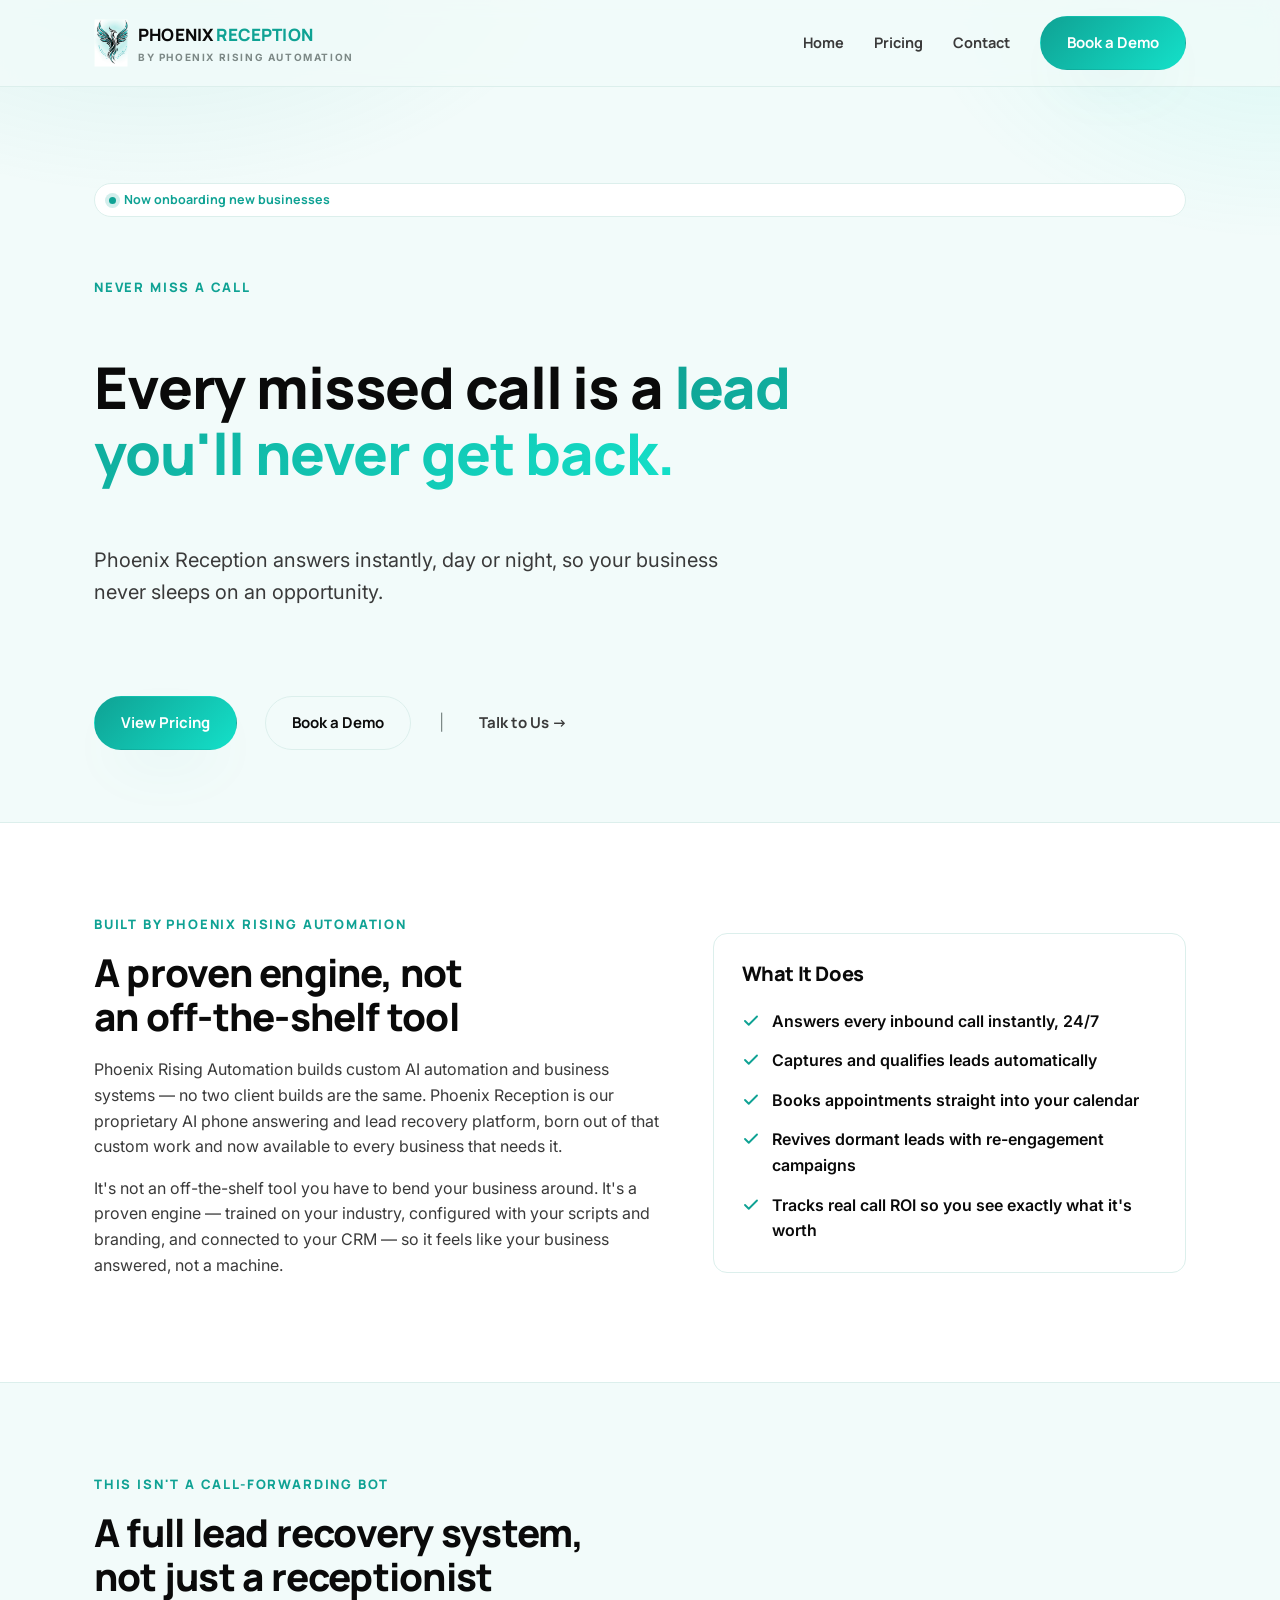
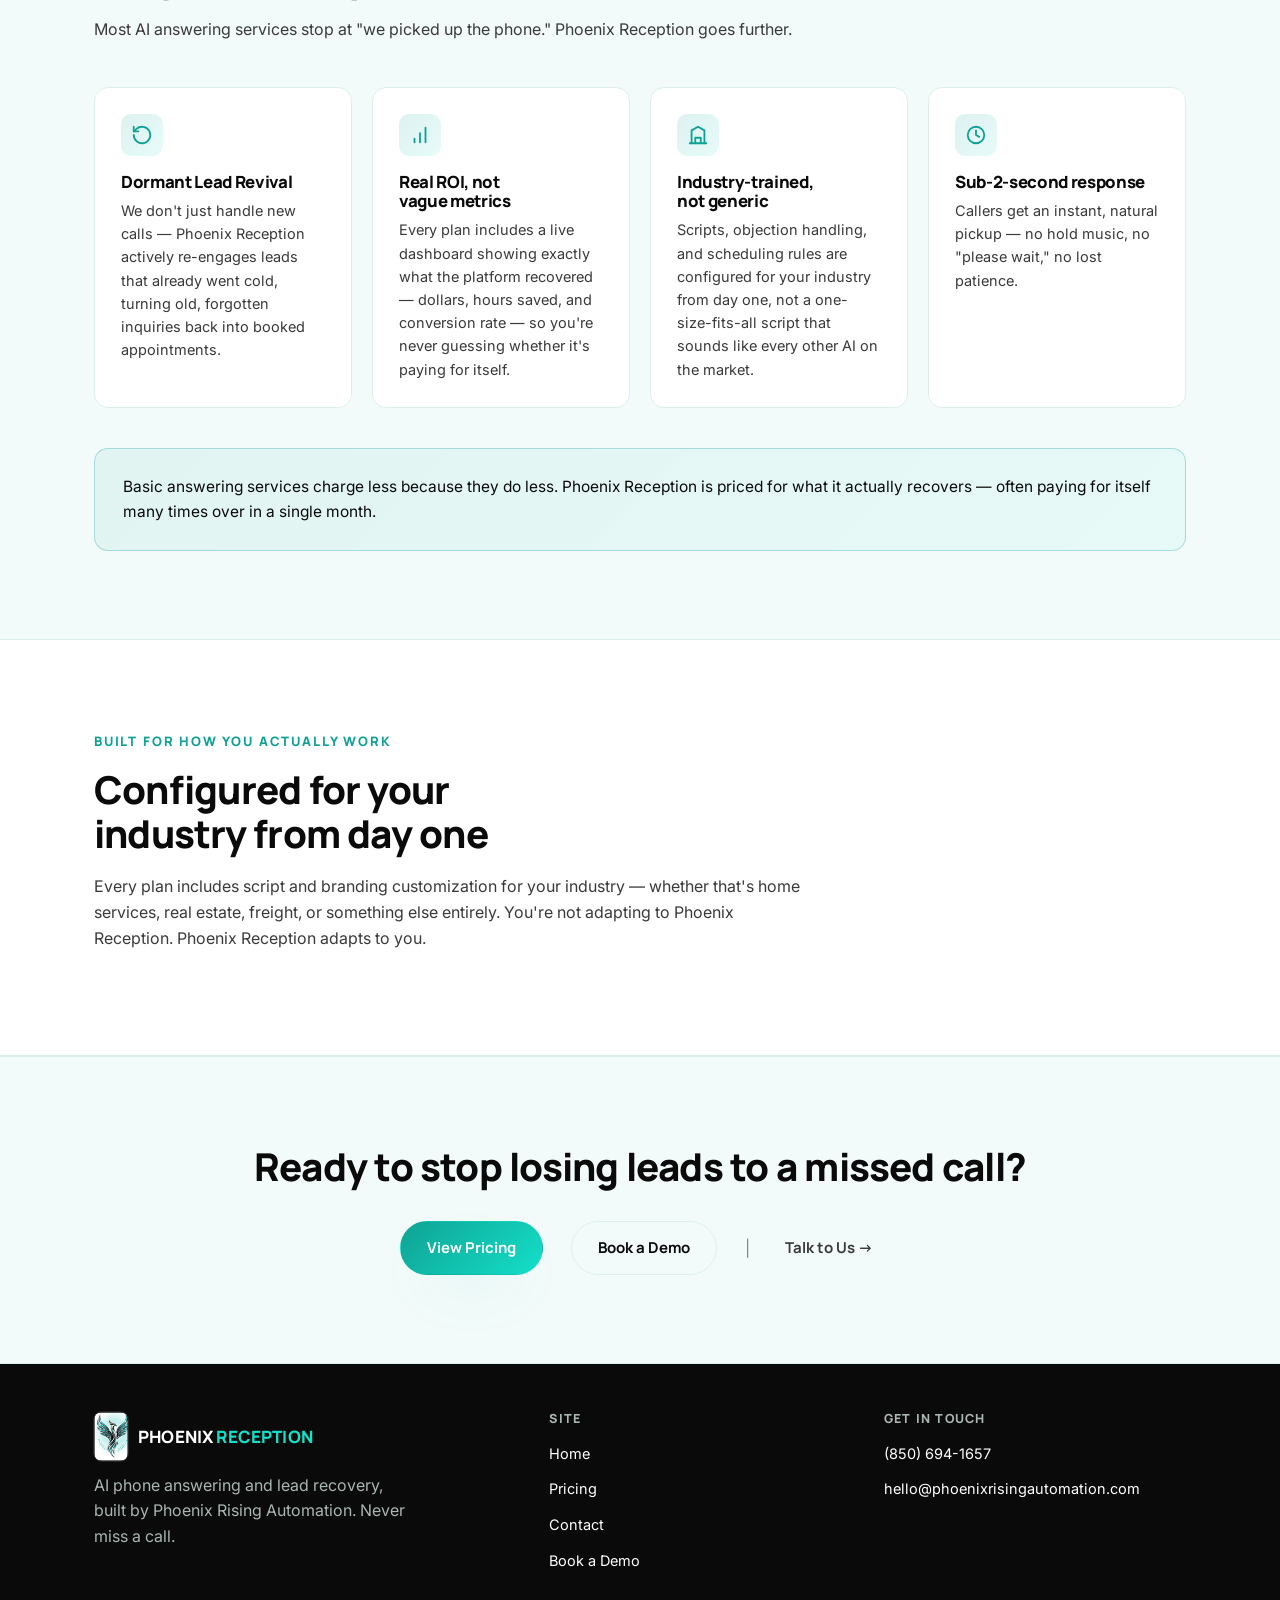
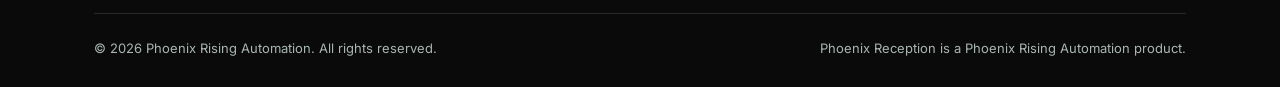
<file: index.html>
<!doctype html>
<html lang="en">
<head>
  <meta charset="UTF-8">
  <meta name="viewport" content="width=device-width, initial-scale=1.0">
  <title>Phoenix Reception — AI Phone Answering &amp; Lead Recovery</title>
  <meta name="description" content="Phoenix Reception answers every call instantly, 24/7, books appointments, and revives dormant leads — so your business never misses another opportunity.">
  <meta property="og:title" content="Phoenix Reception — Never Miss a Call">
  <meta property="og:description" content="AI phone answering and lead recovery, trained on your industry and connected to your CRM.">
  <meta property="og:type" content="website">
  <meta name="theme-color" content="#0fa294">
  <link rel="icon" href="assets/favicon.png" type="image/png">
  <link rel="preconnect" href="https://fonts.googleapis.com">
  <link rel="preconnect" href="https://fonts.gstatic.com" crossorigin>
  <link rel="stylesheet" href="https://fonts.googleapis.com/css2?family=Inter:wght@400;500;600;700&family=Manrope:wght@700;800&display=swap">
  <link rel="stylesheet" href="css/styles.css">
</head>
<body>
  <a class="skip-link" href="#main">Skip to content</a>

  <header class="site-header">
    <div class="inner container">
      <a class="brand" href="index.html">
        <img class="mark" src="assets/logo-mark.png" alt="Phoenix Rising Automation logo" width="34" height="48">
        <span><span class="brand-name"><span class="ink">PHOENIX</span> <span class="teal">RECEPTION</span></span><small>by Phoenix Rising Automation</small></span>
      </a>
      <button class="nav-toggle" aria-label="Toggle menu" aria-expanded="false">
        <svg width="20" height="20" viewBox="0 0 24 24" fill="none" stroke="currentColor" stroke-width="2" stroke-linecap="round"><line x1="3" y1="6" x2="21" y2="6"/><line x1="3" y1="12" x2="21" y2="12"/><line x1="3" y1="18" x2="21" y2="18"/></svg>
      </button>
      <nav class="nav-links main-nav">
        <a href="index.html">Home</a>
        <a href="pricing.html">Pricing</a>
        <a href="contact.html?type=talk">Contact</a>
        <a class="btn btn-primary" data-demo-link href="contact.html?type=demo">Book a Demo</a>
      </nav>
    </div>
  </header>

  <main id="main">
    <!-- Hero -->
    <section class="hero">
      <div class="inner container">
        <div class="hero-badge"><span class="dot"></span> Now onboarding new businesses</div>
        <span class="eyebrow">Never miss a call</span>
        <h1>Every missed call is a <span class="text-gradient">lead you'll never get back.</span></h1>
        <p class="lede">Phoenix Reception answers instantly, day or night, so your business never sleeps on an opportunity.</p>
        <div class="cta-row">
          <a class="btn btn-primary" href="pricing.html">View Pricing</a>
          <a class="btn btn-secondary" data-demo-link href="contact.html?type=demo">Book a Demo</a>
          <span class="divider">|</span>
          <a class="btn btn-ghost" href="contact.html?type=talk">Talk to Us →</a>
        </div>
      </div>
    </section>

    <!-- Built by Phoenix Rising Automation -->
    <section class="section-alt">
      <div class="container">
        <div class="grid-2">
          <div>
            <span class="eyebrow">Built by Phoenix Rising Automation</span>
            <h2>A proven engine, not an off-the-shelf tool</h2>
            <p>Phoenix Rising Automation builds custom AI automation and business systems — no two client builds are the same. Phoenix Reception is our proprietary AI phone answering and lead recovery platform, born out of that custom work and now available to every business that needs it.</p>
            <p>It's not an off-the-shelf tool you have to bend your business around. It's a proven engine — trained on your industry, configured with your scripts and branding, and connected to your CRM — so it feels like your business answered, not a machine.</p>
          </div>
          <div class="card">
            <h3>What It Does</h3>
            <ul class="check-list">
              <li><svg width="18" height="18" viewBox="0 0 24 24" fill="none" stroke="currentColor" stroke-width="2.5" stroke-linecap="round" stroke-linejoin="round"><polyline points="20 6 9 17 4 12"/></svg> Answers every inbound call instantly, 24/7</li>
              <li><svg width="18" height="18" viewBox="0 0 24 24" fill="none" stroke="currentColor" stroke-width="2.5" stroke-linecap="round" stroke-linejoin="round"><polyline points="20 6 9 17 4 12"/></svg> Captures and qualifies leads automatically</li>
              <li><svg width="18" height="18" viewBox="0 0 24 24" fill="none" stroke="currentColor" stroke-width="2.5" stroke-linecap="round" stroke-linejoin="round"><polyline points="20 6 9 17 4 12"/></svg> Books appointments straight into your calendar</li>
              <li><svg width="18" height="18" viewBox="0 0 24 24" fill="none" stroke="currentColor" stroke-width="2.5" stroke-linecap="round" stroke-linejoin="round"><polyline points="20 6 9 17 4 12"/></svg> Revives dormant leads with re-engagement campaigns</li>
              <li><svg width="18" height="18" viewBox="0 0 24 24" fill="none" stroke="currentColor" stroke-width="2.5" stroke-linecap="round" stroke-linejoin="round"><polyline points="20 6 9 17 4 12"/></svg> Tracks real call ROI so you see exactly what it's worth</li>
            </ul>
          </div>
        </div>
      </div>
    </section>

    <!-- Not a call-forwarding bot -->
    <section>
      <div class="container">
        <div class="intro-block">
          <span class="eyebrow">This isn't a call-forwarding bot</span>
          <h2>A full lead recovery system, not just a receptionist</h2>
          <p>Most AI answering services stop at "we picked up the phone." Phoenix Reception goes further.</p>
        </div>

        <div class="feature-grid">
          <div class="feature-card">
            <div class="icon"><svg width="22" height="22" viewBox="0 0 24 24" fill="none" stroke="currentColor" stroke-width="2" stroke-linecap="round" stroke-linejoin="round"><path d="M3 12a9 9 0 1 0 3-6.7L3 8"/><path d="M3 3v5h5"/></svg></div>
            <h3>Dormant Lead Revival</h3>
            <p>We don't just handle new calls — Phoenix Reception actively re-engages leads that already went cold, turning old, forgotten inquiries back into booked appointments.</p>
          </div>
          <div class="feature-card">
            <div class="icon"><svg width="22" height="22" viewBox="0 0 24 24" fill="none" stroke="currentColor" stroke-width="2" stroke-linecap="round" stroke-linejoin="round"><line x1="12" y1="20" x2="12" y2="10"/><line x1="18" y1="20" x2="18" y2="4"/><line x1="6" y1="20" x2="6" y2="16"/></svg></div>
            <h3>Real ROI, not vague metrics</h3>
            <p>Every plan includes a live dashboard showing exactly what the platform recovered — dollars, hours saved, and conversion rate — so you're never guessing whether it's paying for itself.</p>
          </div>
          <div class="feature-card">
            <div class="icon"><svg width="22" height="22" viewBox="0 0 24 24" fill="none" stroke="currentColor" stroke-width="2" stroke-linecap="round" stroke-linejoin="round"><path d="M3 21h18"/><path d="M5 21V7l7-4 7 4v14"/><path d="M9 21v-6h6v6"/></svg></div>
            <h3>Industry-trained, not generic</h3>
            <p>Scripts, objection handling, and scheduling rules are configured for your industry from day one, not a one-size-fits-all script that sounds like every other AI on the market.</p>
          </div>
          <div class="feature-card">
            <div class="icon"><svg width="22" height="22" viewBox="0 0 24 24" fill="none" stroke="currentColor" stroke-width="2" stroke-linecap="round" stroke-linejoin="round"><circle cx="12" cy="12" r="9"/><polyline points="12 7 12 12 15.5 14"/></svg></div>
            <h3>Sub-2-second response</h3>
            <p>Callers get an instant, natural pickup — no hold music, no "please wait," no lost patience.</p>
          </div>
        </div>

        <div class="callout">
          <p>Basic answering services charge less because they do less. Phoenix Reception is priced for what it actually recovers — often paying for itself many times over in a single month.</p>
        </div>
      </div>
    </section>

    <!-- Built for how you work -->
    <section class="section-alt">
      <div class="container">
        <div class="intro-block" style="max-width:720px;">
          <span class="eyebrow">Built for how you actually work</span>
          <h2>Configured for your industry from day one</h2>
          <p>Every plan includes script and branding customization for your industry — whether that's home services, real estate, freight, or something else entirely. You're not adapting to Phoenix Reception. Phoenix Reception adapts to you.</p>
        </div>
      </div>
    </section>

    <!-- Final CTA -->
    <section class="final-cta">
      <div class="container">
        <h2>Ready to stop losing leads to a missed call?</h2>
        <div class="cta-row">
          <a class="btn btn-primary" href="pricing.html">View Pricing</a>
          <a class="btn btn-secondary" data-demo-link href="contact.html?type=demo">Book a Demo</a>
          <span class="divider">|</span>
          <a class="btn btn-ghost" href="contact.html?type=talk">Talk to Us →</a>
        </div>
      </div>
    </section>
  </main>

  <footer class="site-footer">
    <div class="container">
      <div class="footer-grid">
        <div>
          <a class="brand" href="index.html" style="margin-bottom:12px;">
            <img class="mark" src="assets/logo-mark.png" alt="Phoenix Rising Automation logo" width="34" height="48">
            <span class="brand-name"><span class="ink">PHOENIX</span> <span class="teal">RECEPTION</span></span>
          </a>
          <p style="max-width:320px;">AI phone answering and lead recovery, built by Phoenix Rising Automation. Never miss a call.</p>
        </div>
        <div>
          <h4>Site</h4>
          <ul>
            <li><a href="index.html">Home</a></li>
            <li><a href="pricing.html">Pricing</a></li>
            <li><a href="contact.html?type=talk">Contact</a></li>
            <li><a data-demo-link href="contact.html?type=demo">Book a Demo</a></li>
          </ul>
        </div>
        <div>
          <h4>Get in touch</h4>
          <ul>
            <li><a href="tel:+18506941657">(850) 694-1657</a></li>
            <li><a href="mailto:hello@phoenixrisingautomation.com">hello@phoenixrisingautomation.com</a></li>
          </ul>
        </div>
      </div>
      <div class="footer-bottom">
        <span>© <span id="year"></span> Phoenix Rising Automation. All rights reserved.</span>
        <span>Phoenix Reception is a Phoenix Rising Automation product.</span>
      </div>
    </div>
  </footer>

  <script src="js/main.js"></script>
</body>
</html>
</file>
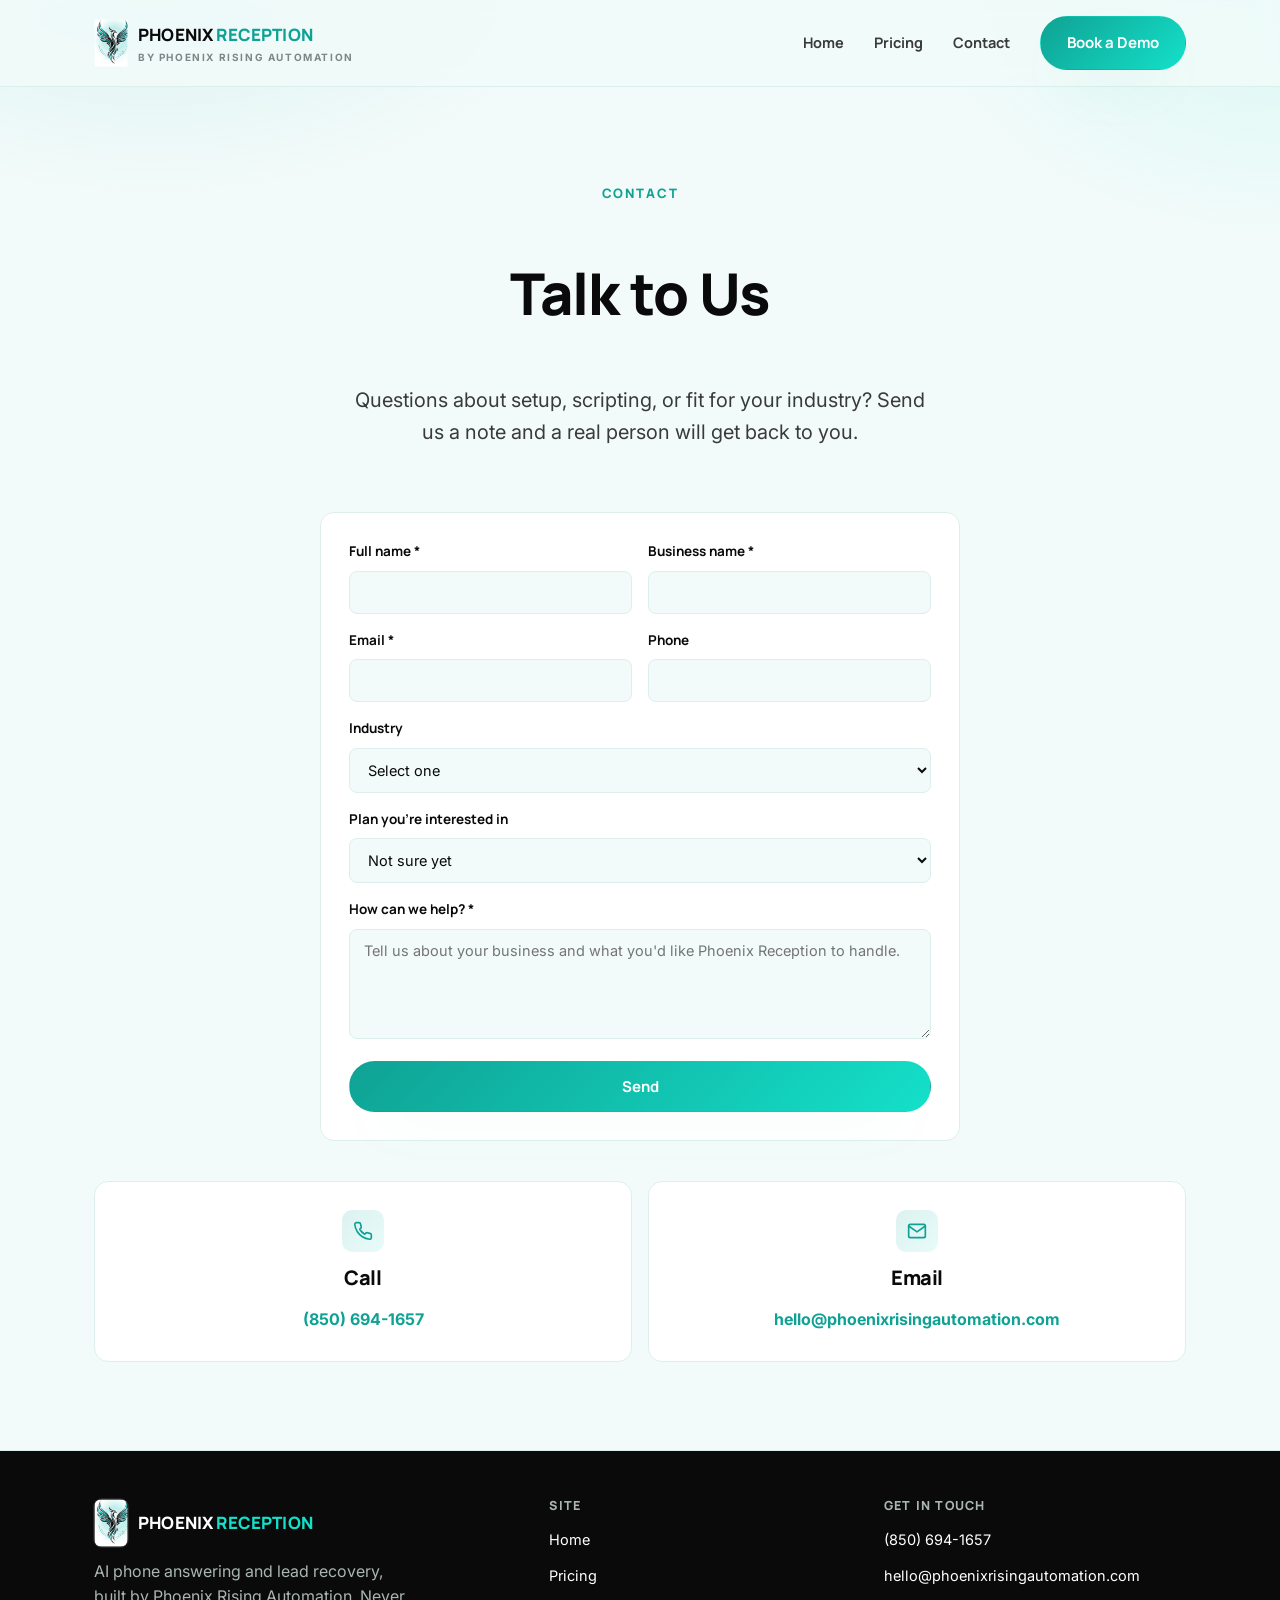
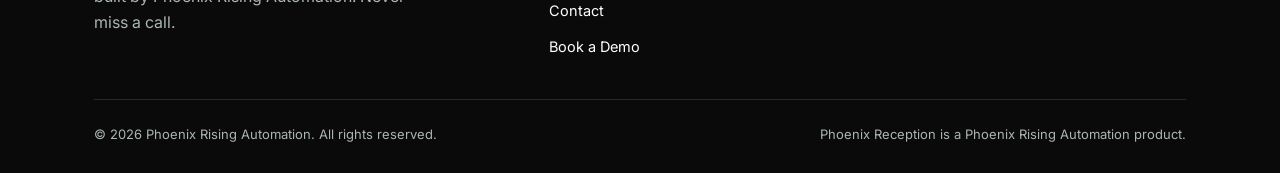
<file: contact.html>
<!doctype html>
<html lang="en">
<head>
  <meta charset="UTF-8">
  <meta name="viewport" content="width=device-width, initial-scale=1.0">
  <title>Contact — Phoenix Reception</title>
  <meta name="description" content="Book a demo or talk to Phoenix Reception about AI phone answering and lead recovery for your business.">
  <meta name="theme-color" content="#0fa294">
  <link rel="icon" href="assets/favicon.png" type="image/png">
  <link rel="preconnect" href="https://fonts.googleapis.com">
  <link rel="preconnect" href="https://fonts.gstatic.com" crossorigin>
  <link rel="stylesheet" href="https://fonts.googleapis.com/css2?family=Inter:wght@400;500;600;700&family=Manrope:wght@700;800&display=swap">
  <link rel="stylesheet" href="css/styles.css">
</head>
<body>
  <a class="skip-link" href="#main">Skip to content</a>

  <header class="site-header">
    <div class="inner container">
      <a class="brand" href="index.html">
        <img class="mark" src="assets/logo-mark.png" alt="Phoenix Rising Automation logo" width="34" height="48">
        <span><span class="brand-name"><span class="ink">PHOENIX</span> <span class="teal">RECEPTION</span></span><small>by Phoenix Rising Automation</small></span>
      </a>
      <button class="nav-toggle" aria-label="Toggle menu" aria-expanded="false">
        <svg width="20" height="20" viewBox="0 0 24 24" fill="none" stroke="currentColor" stroke-width="2" stroke-linecap="round"><line x1="3" y1="6" x2="21" y2="6"/><line x1="3" y1="12" x2="21" y2="12"/><line x1="3" y1="18" x2="21" y2="18"/></svg>
      </button>
      <nav class="nav-links main-nav">
        <a href="index.html">Home</a>
        <a href="pricing.html">Pricing</a>
        <a href="contact.html?type=talk">Contact</a>
        <a class="btn btn-primary" data-demo-link href="contact.html?type=demo">Book a Demo</a>
      </nav>
    </div>
  </header>

  <main id="main">
    <section class="hero" style="padding-bottom: 20px;">
      <div class="inner container" style="text-align:center; max-width: 640px; margin: 0 auto;">
        <span class="eyebrow">Contact</span>
        <h1 id="contact-heading">Talk to Us</h1>
        <p class="lede" id="contact-subheading" style="margin: 0 auto;">Questions about setup, scripting, or fit for your industry? Send us a note and a real person will get back to you.</p>
      </div>
    </section>

    <section style="padding-top: 0;">
      <div class="container">
        <form id="contact-form" class="card form-card" novalidate>
          <input class="hp-field" tabindex="-1" autocomplete="off" type="text" name="website" id="website">
          <input type="hidden" name="interest" value="Talk to Us">

          <div class="form-grid two-col">
            <div class="field">
              <label for="name">Full name *</label>
              <input type="text" id="name" name="name" required autocomplete="name">
            </div>
            <div class="field">
              <label for="business">Business name *</label>
              <input type="text" id="business" name="business" required autocomplete="organization">
            </div>
            <div class="field">
              <label for="email">Email *</label>
              <input type="email" id="email" name="email" required autocomplete="email">
            </div>
            <div class="field">
              <label for="phone">Phone</label>
              <input type="tel" id="phone" name="phone" autocomplete="tel">
            </div>
            <div class="field full">
              <label for="industry">Industry</label>
              <select id="industry" name="industry">
                <option value="">Select one</option>
                <option>Home Services</option>
                <option>Real Estate</option>
                <option>Freight / Logistics</option>
                <option>Healthcare</option>
                <option>Legal</option>
                <option>Other</option>
              </select>
            </div>
            <div class="field full">
              <label for="plan">Plan you're interested in</label>
              <select id="plan" name="plan">
                <option value="">Not sure yet</option>
                <option value="Starter">Starter — $229/mo</option>
                <option value="Growth">Growth — $449/mo</option>
                <option value="Pro">Pro / Multi-Location — $999/mo</option>
              </select>
            </div>
            <div class="field full">
              <label for="message">How can we help? *</label>
              <textarea id="message" name="message" required placeholder="Tell us about your business and what you'd like Phoenix Reception to handle."></textarea>
            </div>
          </div>

          <button class="btn btn-primary btn-block" type="submit" style="margin-top: 22px;">Send</button>
          <p id="form-status" class="form-status" role="status"></p>
        </form>

        <div class="contact-methods">
          <div class="card">
            <div class="icon"><svg width="20" height="20" viewBox="0 0 24 24" fill="none" stroke="currentColor" stroke-width="2" stroke-linecap="round" stroke-linejoin="round"><path d="M22 16.92v3a2 2 0 0 1-2.18 2 19.79 19.79 0 0 1-8.63-3.07 19.5 19.5 0 0 1-6-6 19.79 19.79 0 0 1-3.07-8.67A2 2 0 0 1 4.11 2h3a2 2 0 0 1 2 1.72c.127.96.362 1.903.7 2.81a2 2 0 0 1-.45 2.11L8.09 9.91a16 16 0 0 0 6 6l1.27-1.27a2 2 0 0 1 2.11-.45c.907.338 1.85.573 2.81.7A2 2 0 0 1 22 16.92z"/></svg></div>
            <h3>Call</h3>
            <a href="tel:+18506941657">(850) 694-1657</a>
          </div>
          <div class="card">
            <div class="icon"><svg width="20" height="20" viewBox="0 0 24 24" fill="none" stroke="currentColor" stroke-width="2" stroke-linecap="round" stroke-linejoin="round"><path d="M4 4h16v16H4z" opacity="0"/><path d="M22 6l-10 7L2 6"/><rect x="2" y="4" width="20" height="16" rx="2"/></svg></div>
            <h3>Email</h3>
            <a href="mailto:hello@phoenixrisingautomation.com">hello@phoenixrisingautomation.com</a>
          </div>
        </div>
      </div>
    </section>
  </main>

  <footer class="site-footer">
    <div class="container">
      <div class="footer-grid">
        <div>
          <a class="brand" href="index.html" style="margin-bottom:12px;">
            <img class="mark" src="assets/logo-mark.png" alt="Phoenix Rising Automation logo" width="34" height="48">
            <span class="brand-name"><span class="ink">PHOENIX</span> <span class="teal">RECEPTION</span></span>
          </a>
          <p style="max-width:320px;">AI phone answering and lead recovery, built by Phoenix Rising Automation. Never miss a call.</p>
        </div>
        <div>
          <h4>Site</h4>
          <ul>
            <li><a href="index.html">Home</a></li>
            <li><a href="pricing.html">Pricing</a></li>
            <li><a href="contact.html?type=talk">Contact</a></li>
            <li><a data-demo-link href="contact.html?type=demo">Book a Demo</a></li>
          </ul>
        </div>
        <div>
          <h4>Get in touch</h4>
          <ul>
            <li><a href="tel:+18506941657">(850) 694-1657</a></li>
            <li><a href="mailto:hello@phoenixrisingautomation.com">hello@phoenixrisingautomation.com</a></li>
          </ul>
        </div>
      </div>
      <div class="footer-bottom">
        <span>© <span id="year"></span> Phoenix Rising Automation. All rights reserved.</span>
        <span>Phoenix Reception is a Phoenix Rising Automation product.</span>
      </div>
    </div>
  </footer>

  <script src="js/main.js"></script>
</body>
</html>
</file>
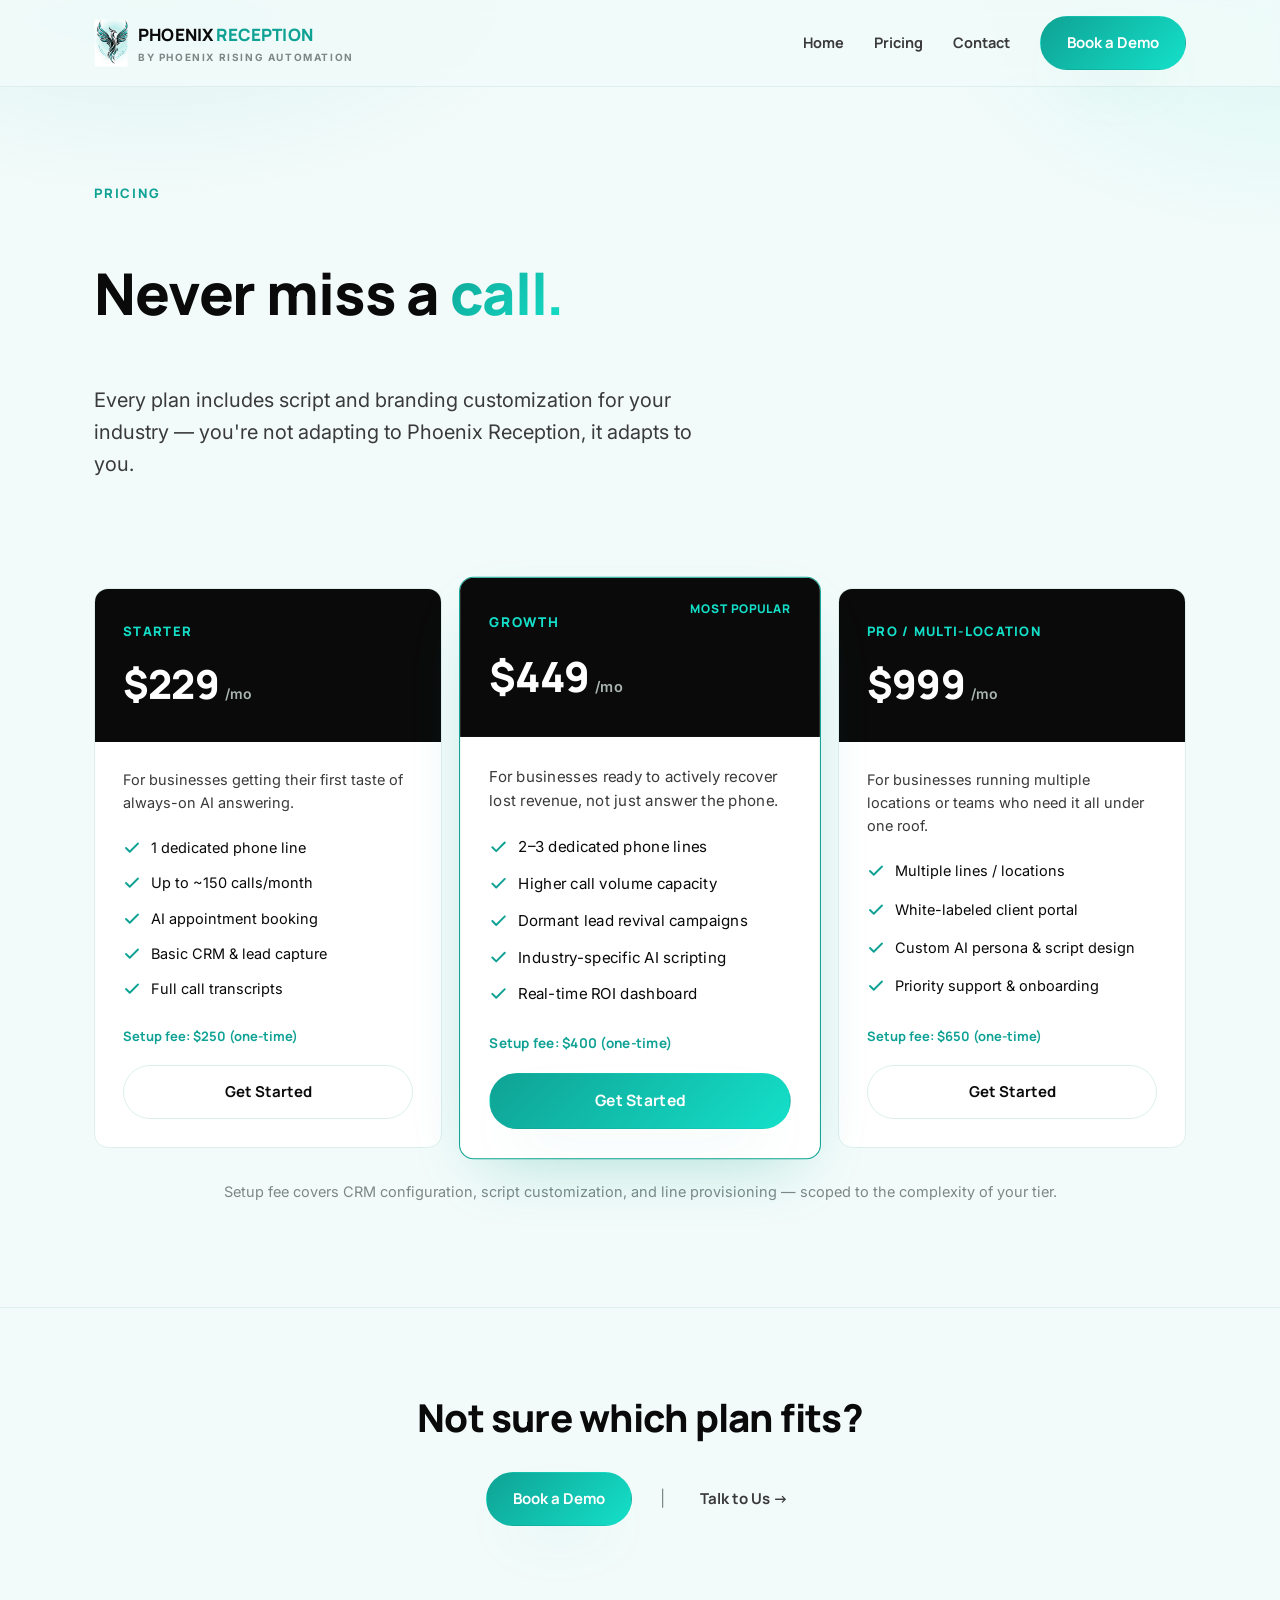
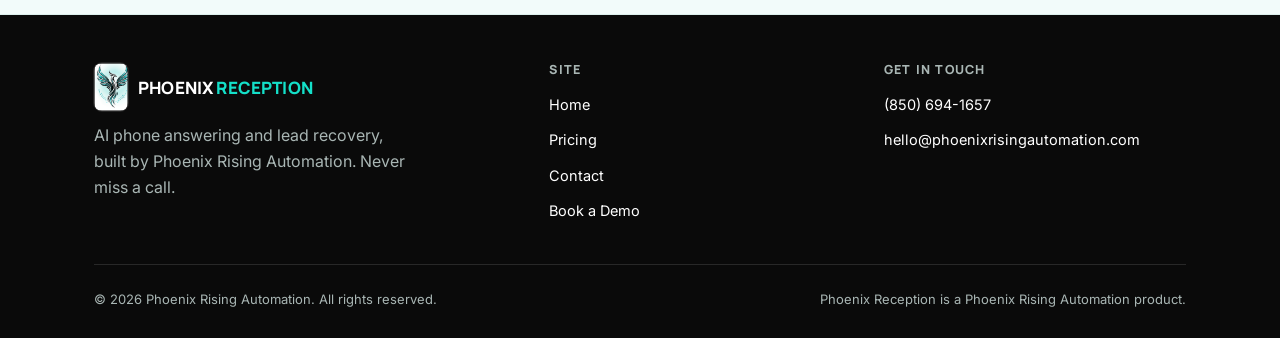
<file: pricing.html>
<!doctype html>
<html lang="en">
<head>
  <meta charset="UTF-8">
  <meta name="viewport" content="width=device-width, initial-scale=1.0">
  <title>Pricing — Phoenix Reception</title>
  <meta name="description" content="Phoenix Reception pricing: Starter $229/mo, Growth $449/mo, Pro / Multi-Location $999/mo. Never miss a call.">
  <meta property="og:title" content="Phoenix Reception — Pricing">
  <meta property="og:description" content="Never miss a call. Plans for every stage of growth, from a single line to multi-location teams.">
  <meta property="og:type" content="website">
  <meta name="theme-color" content="#0fa294">
  <link rel="icon" href="assets/favicon.png" type="image/png">
  <link rel="preconnect" href="https://fonts.googleapis.com">
  <link rel="preconnect" href="https://fonts.gstatic.com" crossorigin>
  <link rel="stylesheet" href="https://fonts.googleapis.com/css2?family=Inter:wght@400;500;600;700&family=Manrope:wght@700;800&display=swap">
  <link rel="stylesheet" href="css/styles.css">
</head>
<body>
  <a class="skip-link" href="#main">Skip to content</a>

  <header class="site-header">
    <div class="inner container">
      <a class="brand" href="index.html">
        <img class="mark" src="assets/logo-mark.png" alt="Phoenix Rising Automation logo" width="34" height="48">
        <span><span class="brand-name"><span class="ink">PHOENIX</span> <span class="teal">RECEPTION</span></span><small>by Phoenix Rising Automation</small></span>
      </a>
      <button class="nav-toggle" aria-label="Toggle menu" aria-expanded="false">
        <svg width="20" height="20" viewBox="0 0 24 24" fill="none" stroke="currentColor" stroke-width="2" stroke-linecap="round"><line x1="3" y1="6" x2="21" y2="6"/><line x1="3" y1="12" x2="21" y2="12"/><line x1="3" y1="18" x2="21" y2="18"/></svg>
      </button>
      <nav class="nav-links main-nav">
        <a href="index.html">Home</a>
        <a href="pricing.html">Pricing</a>
        <a href="contact.html?type=talk">Contact</a>
        <a class="btn btn-primary" data-demo-link href="contact.html?type=demo">Book a Demo</a>
      </nav>
    </div>
  </header>

  <main id="main">
    <section class="hero" style="padding-bottom: 20px;">
      <div class="inner container">
        <span class="eyebrow">Pricing</span>
        <h1>Never miss a <span class="text-gradient">call.</span></h1>
        <p class="lede">Every plan includes script and branding customization for your industry — you're not adapting to Phoenix Reception, it adapts to you.</p>
      </div>
    </section>

    <section style="padding-top: 20px;">
      <div class="container">
        <div class="pricing-grid">

          <!-- Starter -->
          <div class="price-card">
            <div class="card-header">
              <div class="tier-name">Starter</div>
              <div class="price"><span class="amount">$229</span><span class="period">/mo</span></div>
            </div>
            <div class="card-body">
              <p class="tagline">For businesses getting their first taste of always-on AI answering.</p>
              <ul class="features">
                <li><svg width="18" height="18" viewBox="0 0 24 24" fill="none" stroke="currentColor" stroke-width="2.5" stroke-linecap="round" stroke-linejoin="round"><polyline points="20 6 9 17 4 12"/></svg> 1 dedicated phone line</li>
                <li><svg width="18" height="18" viewBox="0 0 24 24" fill="none" stroke="currentColor" stroke-width="2.5" stroke-linecap="round" stroke-linejoin="round"><polyline points="20 6 9 17 4 12"/></svg> Up to ~150 calls/month</li>
                <li><svg width="18" height="18" viewBox="0 0 24 24" fill="none" stroke="currentColor" stroke-width="2.5" stroke-linecap="round" stroke-linejoin="round"><polyline points="20 6 9 17 4 12"/></svg> AI appointment booking</li>
                <li><svg width="18" height="18" viewBox="0 0 24 24" fill="none" stroke="currentColor" stroke-width="2.5" stroke-linecap="round" stroke-linejoin="round"><polyline points="20 6 9 17 4 12"/></svg> Basic CRM &amp; lead capture</li>
                <li><svg width="18" height="18" viewBox="0 0 24 24" fill="none" stroke="currentColor" stroke-width="2.5" stroke-linecap="round" stroke-linejoin="round"><polyline points="20 6 9 17 4 12"/></svg> Full call transcripts</li>
              </ul>
              <div class="setup-fee">Setup fee: $250 (one-time)</div>
              <a class="btn btn-secondary btn-block" href="contact.html?plan=Starter">Get Started</a>
            </div>
          </div>

          <!-- Growth -->
          <div class="price-card featured">
            <div class="badge">Most Popular</div>
            <div class="card-header">
              <div class="tier-name">Growth</div>
              <div class="price"><span class="amount">$449</span><span class="period">/mo</span></div>
            </div>
            <div class="card-body">
              <p class="tagline">For businesses ready to actively recover lost revenue, not just answer the phone.</p>
              <ul class="features">
                <li><svg width="18" height="18" viewBox="0 0 24 24" fill="none" stroke="currentColor" stroke-width="2.5" stroke-linecap="round" stroke-linejoin="round"><polyline points="20 6 9 17 4 12"/></svg> 2–3 dedicated phone lines</li>
                <li><svg width="18" height="18" viewBox="0 0 24 24" fill="none" stroke="currentColor" stroke-width="2.5" stroke-linecap="round" stroke-linejoin="round"><polyline points="20 6 9 17 4 12"/></svg> Higher call volume capacity</li>
                <li><svg width="18" height="18" viewBox="0 0 24 24" fill="none" stroke="currentColor" stroke-width="2.5" stroke-linecap="round" stroke-linejoin="round"><polyline points="20 6 9 17 4 12"/></svg> Dormant lead revival campaigns</li>
                <li><svg width="18" height="18" viewBox="0 0 24 24" fill="none" stroke="currentColor" stroke-width="2.5" stroke-linecap="round" stroke-linejoin="round"><polyline points="20 6 9 17 4 12"/></svg> Industry-specific AI scripting</li>
                <li><svg width="18" height="18" viewBox="0 0 24 24" fill="none" stroke="currentColor" stroke-width="2.5" stroke-linecap="round" stroke-linejoin="round"><polyline points="20 6 9 17 4 12"/></svg> Real-time ROI dashboard</li>
              </ul>
              <div class="setup-fee">Setup fee: $400 (one-time)</div>
              <a class="btn btn-primary btn-block" href="contact.html?plan=Growth">Get Started</a>
            </div>
          </div>

          <!-- Pro / Multi-Location -->
          <div class="price-card">
            <div class="card-header">
              <div class="tier-name">Pro / Multi-Location</div>
              <div class="price"><span class="amount">$999</span><span class="period">/mo</span></div>
            </div>
            <div class="card-body">
              <p class="tagline">For businesses running multiple locations or teams who need it all under one roof.</p>
              <ul class="features">
                <li><svg width="18" height="18" viewBox="0 0 24 24" fill="none" stroke="currentColor" stroke-width="2.5" stroke-linecap="round" stroke-linejoin="round"><polyline points="20 6 9 17 4 12"/></svg> Multiple lines / locations</li>
                <li><svg width="18" height="18" viewBox="0 0 24 24" fill="none" stroke="currentColor" stroke-width="2.5" stroke-linecap="round" stroke-linejoin="round"><polyline points="20 6 9 17 4 12"/></svg> White-labeled client portal</li>
                <li><svg width="18" height="18" viewBox="0 0 24 24" fill="none" stroke="currentColor" stroke-width="2.5" stroke-linecap="round" stroke-linejoin="round"><polyline points="20 6 9 17 4 12"/></svg> Custom AI persona &amp; script design</li>
                <li><svg width="18" height="18" viewBox="0 0 24 24" fill="none" stroke="currentColor" stroke-width="2.5" stroke-linecap="round" stroke-linejoin="round"><polyline points="20 6 9 17 4 12"/></svg> Priority support &amp; onboarding</li>
              </ul>
              <div class="setup-fee">Setup fee: $650 (one-time)</div>
              <a class="btn btn-secondary btn-block" href="contact.html?plan=Pro">Get Started</a>
            </div>
          </div>

        </div>

        <p class="pricing-note">Setup fee covers CRM configuration, script customization, and line provisioning — scoped to the complexity of your tier.</p>
      </div>
    </section>

    <section class="final-cta">
      <div class="container">
        <h2>Not sure which plan fits?</h2>
        <div class="cta-row">
          <a class="btn btn-primary" data-demo-link href="contact.html?type=demo">Book a Demo</a>
          <span class="divider">|</span>
          <a class="btn btn-ghost" href="contact.html?type=talk">Talk to Us →</a>
        </div>
      </div>
    </section>
  </main>

  <footer class="site-footer">
    <div class="container">
      <div class="footer-grid">
        <div>
          <a class="brand" href="index.html" style="margin-bottom:12px;">
            <img class="mark" src="assets/logo-mark.png" alt="Phoenix Rising Automation logo" width="34" height="48">
            <span class="brand-name"><span class="ink">PHOENIX</span> <span class="teal">RECEPTION</span></span>
          </a>
          <p style="max-width:320px;">AI phone answering and lead recovery, built by Phoenix Rising Automation. Never miss a call.</p>
        </div>
        <div>
          <h4>Site</h4>
          <ul>
            <li><a href="index.html">Home</a></li>
            <li><a href="pricing.html">Pricing</a></li>
            <li><a href="contact.html?type=talk">Contact</a></li>
            <li><a data-demo-link href="contact.html?type=demo">Book a Demo</a></li>
          </ul>
        </div>
        <div>
          <h4>Get in touch</h4>
          <ul>
            <li><a href="tel:+18506941657">(850) 694-1657</a></li>
            <li><a href="mailto:hello@phoenixrisingautomation.com">hello@phoenixrisingautomation.com</a></li>
          </ul>
        </div>
      </div>
      <div class="footer-bottom">
        <span>© <span id="year"></span> Phoenix Rising Automation. All rights reserved.</span>
        <span>Phoenix Reception is a Phoenix Rising Automation product.</span>
      </div>
    </div>
  </footer>

  <script src="js/main.js"></script>
</body>
</html>
</file>
<file: css/styles.css>
/* ==========================================================================
   Phoenix Reception — shared stylesheet
   Brand palette sourced from Phoenix_Reception_Copy_and_Pricing.docx:
   ink #0A0A0A, body #3A3A3A, teal #0FA294, teal-bright #14E0C9, mint #F2FBFA
   ========================================================================== */

:root {
  --bg: #f2fbfa;
  --bg-alt: #ffffff;
  --bg-card: #ffffff;
  --bg-dark: #0a0a0a;
  --border: #dcefec;
  --border-dark: rgba(255, 255, 255, 0.12);
  --ink: #0a0a0a;
  --body-text: #3a3a3a;
  --muted-2: #7c8886;
  --on-dark: #ffffff;
  --on-dark-muted: #a9b6b4;
  --teal: #0fa294;
  --teal-bright: #14e0c9;
  --gradient: linear-gradient(135deg, #0fa294 0%, #14e0c9 100%);
  --shadow: 0 24px 60px -24px rgba(15, 162, 148, 0.32);
  --radius: 14px;
  --radius-sm: 8px;
  --max-width: 1140px;
  --font-display: "Manrope", -apple-system, BlinkMacSystemFont, "Segoe UI", Roboto, Helvetica, Arial, sans-serif;
  --font: "Inter", -apple-system, BlinkMacSystemFont, "Segoe UI", Roboto, Helvetica, Arial, sans-serif;
}

* {
  box-sizing: border-box;
}

html {
  scroll-behavior: smooth;
}

body {
  margin: 0;
  background: var(--bg);
  color: var(--body-text);
  font-family: var(--font);
  line-height: 1.6;
  -webkit-font-smoothing: antialiased;
}

body::before {
  content: "";
  position: fixed;
  inset: 0;
  z-index: -1;
  background:
    radial-gradient(700px 400px at 12% -5%, rgba(15, 162, 148, 0.10), transparent 60%),
    radial-gradient(600px 400px at 100% 0%, rgba(20, 224, 201, 0.10), transparent 60%);
}

img { max-width: 100%; display: block; }

a { color: inherit; text-decoration: none; }

.container {
  width: 100%;
  max-width: var(--max-width);
  margin: 0 auto;
  padding: 0 24px;
}

section { padding: 88px 0; }

@media (max-width: 640px) {
  section { padding: 56px 0; }
}

.eyebrow {
  display: inline-block;
  font-family: var(--font-display);
  font-size: 13px;
  font-weight: 800;
  letter-spacing: 0.14em;
  text-transform: uppercase;
  color: var(--teal);
  margin-bottom: 16px;
}

h1, h2, h3, h4 {
  font-family: var(--font-display);
  font-weight: 800;
  line-height: 1.15;
  margin: 0 0 18px;
  letter-spacing: -0.02em;
  color: var(--ink);
  text-wrap: balance;
}

h1 { font-size: clamp(2.2rem, 5vw, 3.6rem); }
h2 { font-size: clamp(1.7rem, 3.4vw, 2.4rem); }
h3 { font-size: 1.25rem; }

p { color: var(--body-text); margin: 0 0 16px; }

.lede {
  font-size: clamp(1.05rem, 1.6vw, 1.25rem);
  color: var(--body-text);
  max-width: 640px;
}

.text-gradient {
  background: var(--gradient);
  -webkit-background-clip: text;
  background-clip: text;
  color: transparent;
}

/* ---------- Buttons ---------- */

.btn {
  display: inline-flex;
  align-items: center;
  justify-content: center;
  gap: 8px;
  padding: 14px 26px;
  border-radius: 999px;
  font-family: var(--font-display);
  font-weight: 700;
  font-size: 15px;
  border: 1px solid transparent;
  cursor: pointer;
  transition: transform 0.15s ease, box-shadow 0.15s ease, background 0.15s ease, border-color 0.15s ease, color 0.15s ease;
  white-space: nowrap;
}

.btn:active { transform: translateY(1px); }

.btn-primary {
  background: var(--gradient);
  color: #ffffff;
  box-shadow: var(--shadow);
}

.btn-primary:hover { box-shadow: 0 28px 70px -20px rgba(15, 162, 148, 0.45); transform: translateY(-1px); }

.btn-secondary {
  background: transparent;
  color: var(--ink);
  border-color: var(--border);
}

.btn-secondary:hover { border-color: var(--teal); color: var(--teal); }

.btn-ghost {
  background: transparent;
  color: var(--body-text);
  padding: 14px 6px;
}

.btn-ghost:hover { color: var(--teal); }

.btn-block { width: 100%; }

.cta-row {
  display: flex;
  flex-wrap: wrap;
  align-items: center;
  gap: 10px 28px;
  margin-top: 32px;
}

.cta-row .divider {
  color: var(--muted-2);
}

@media (max-width: 560px) {
  .cta-row .divider { display: none; }
  .cta-row { flex-direction: column; align-items: flex-start; gap: 14px; }
  .cta-row .btn { width: 100%; }
}

/* ---------- Header ---------- */

.site-header {
  position: sticky;
  top: 0;
  z-index: 50;
  background: rgba(242, 251, 250, 0.86);
  backdrop-filter: saturate(140%) blur(10px);
  border-bottom: 1px solid var(--border);
}

.site-header .inner {
  display: flex;
  align-items: center;
  justify-content: space-between;
  padding: 16px 24px;
}

.brand {
  display: flex;
  align-items: center;
  gap: 10px;
}

.brand .mark { width: 34px; height: auto; flex: none; }

.brand-name {
  font-family: var(--font-display);
  font-weight: 800;
  font-size: 17px;
  letter-spacing: 0.01em;
  display: block;
}

.brand-name .ink { color: var(--ink); }
.brand-name .teal { color: var(--teal); }

.brand small {
  display: block;
  font-size: 10px;
  font-weight: 700;
  letter-spacing: 0.16em;
  color: var(--muted-2);
  text-transform: uppercase;
}

.main-nav {
  display: flex;
  align-items: center;
  gap: 30px;
}

.main-nav a:not(.btn) {
  font-family: var(--font-display);
  font-size: 14.5px;
  font-weight: 700;
  color: var(--body-text);
}

.main-nav a:not(.btn):hover { color: var(--ink); }

.nav-links {
  display: flex;
  align-items: center;
  gap: 30px;
}

.nav-toggle {
  display: none;
  background: transparent;
  border: 1px solid var(--border);
  border-radius: 8px;
  width: 42px;
  height: 42px;
  color: var(--ink);
  align-items: center;
  justify-content: center;
}

@media (max-width: 820px) {
  .nav-toggle { display: inline-flex; }
  .nav-links {
    position: absolute;
    top: 100%;
    left: 0;
    right: 0;
    background: var(--bg-alt);
    border-bottom: 1px solid var(--border);
    flex-direction: column;
    align-items: stretch;
    padding: 18px 24px 26px;
    gap: 16px;
    display: none;
  }
  .nav-links.open { display: flex; }
  .nav-links .btn { align-self: flex-start; }
}

/* ---------- Hero ---------- */

.hero { padding-top: 96px; padding-bottom: 72px; }

.hero .inner {
  display: grid;
  gap: 40px;
}

.hero-badge {
  display: inline-flex;
  align-items: center;
  gap: 8px;
  padding: 6px 14px;
  border: 1px solid var(--border);
  background: var(--bg-alt);
  border-radius: 999px;
  font-family: var(--font-display);
  font-size: 12.5px;
  font-weight: 700;
  color: var(--teal);
  margin-bottom: 20px;
}

.hero-badge .dot {
  width: 7px; height: 7px; border-radius: 50%;
  background: var(--teal);
  box-shadow: 0 0 0 4px rgba(15, 162, 148, 0.18);
}

/* ---------- Sections / cards ---------- */

.section-alt { background: var(--bg-alt); border-top: 1px solid var(--border); border-bottom: 1px solid var(--border); }

.intro-block { max-width: 760px; }

.grid-2 { display: grid; grid-template-columns: 1fr; gap: 40px; }

@media (min-width: 860px) {
  .grid-2 { grid-template-columns: 1.1fr 0.9fr; align-items: center; }
}

.check-list { list-style: none; margin: 24px 0 0; padding: 0; display: grid; gap: 14px; }

.check-list li {
  display: flex;
  align-items: flex-start;
  gap: 12px;
  font-weight: 600;
  color: var(--ink);
}

.check-list svg { flex: none; margin-top: 3px; color: var(--teal); }

.card {
  background: var(--bg-card);
  border: 1px solid var(--border);
  border-radius: var(--radius);
  padding: 28px;
}

.feature-grid {
  display: grid;
  grid-template-columns: repeat(auto-fit, minmax(250px, 1fr));
  gap: 20px;
  margin-top: 44px;
}

.feature-card {
  background: var(--bg-card);
  border: 1px solid var(--border);
  border-radius: var(--radius);
  padding: 26px;
  transition: border-color 0.15s ease, transform 0.15s ease, box-shadow 0.15s ease;
}

.feature-card:hover { border-color: rgba(15, 162, 148, 0.4); transform: translateY(-2px); box-shadow: 0 20px 40px -28px rgba(15, 162, 148, 0.4); }

.feature-card .icon {
  width: 42px; height: 42px;
  border-radius: 10px;
  display: flex; align-items: center; justify-content: center;
  background: linear-gradient(135deg, rgba(15, 162, 148, 0.14), rgba(20, 224, 201, 0.10));
  color: var(--teal);
  margin-bottom: 16px;
}

.feature-card h3 { margin-bottom: 8px; font-size: 1.05rem; }
.feature-card p { margin: 0; font-size: 14.5px; }

.callout {
  margin-top: 40px;
  border-radius: var(--radius);
  border: 1px solid rgba(15, 162, 148, 0.3);
  background: linear-gradient(135deg, rgba(15, 162, 148, 0.07), rgba(20, 224, 201, 0.05));
  padding: 26px 28px;
}

.callout p { color: var(--ink); margin: 0; font-size: 15.5px; }

/* ---------- Pricing ---------- */

.pricing-grid {
  display: grid;
  grid-template-columns: 1fr;
  gap: 24px;
  margin-top: 52px;
}

@media (min-width: 900px) {
  .pricing-grid { grid-template-columns: repeat(3, 1fr); align-items: stretch; }
}

.price-card {
  position: relative;
  display: flex;
  flex-direction: column;
  background: var(--bg-card);
  border: 1px solid var(--border);
  border-radius: var(--radius);
  overflow: hidden;
}

.price-card.featured {
  border-color: var(--teal);
  box-shadow: var(--shadow);
}

@media (min-width: 900px) {
  .price-card.featured { transform: scale(1.04); z-index: 1; }
}

.price-card .badge {
  position: absolute;
  top: 16px;
  right: 16px;
  background: var(--bg-dark);
  color: var(--teal-bright);
  font-family: var(--font-display);
  font-size: 11.5px;
  font-weight: 800;
  letter-spacing: 0.06em;
  text-transform: uppercase;
  padding: 5px 12px;
  border-radius: 999px;
  z-index: 1;
}

.price-card .card-header {
  background: var(--bg-dark);
  padding: 32px 28px 26px;
}

.price-card .tier-name {
  font-family: var(--font-display);
  font-size: 13px;
  font-weight: 800;
  letter-spacing: 0.1em;
  text-transform: uppercase;
  color: var(--teal-bright);
  margin-bottom: 10px;
}

.price-card .price {
  display: flex;
  align-items: baseline;
  gap: 6px;
}

.price-card .price .amount { font-family: var(--font-display); font-size: 2.5rem; font-weight: 800; letter-spacing: -0.02em; color: var(--on-dark); }
.price-card .price .period { color: var(--on-dark-muted); font-weight: 600; font-size: 14px; }

.price-card .card-body {
  padding: 26px 28px 28px;
  display: flex;
  flex-direction: column;
  flex: 1;
}

.price-card .tagline { font-size: 14.5px; margin-bottom: 22px; min-height: 44px; }

.price-card .features { list-style: none; margin: 0 0 26px; padding: 0; display: grid; gap: 12px; flex: 1; }

.price-card .features li {
  display: flex;
  align-items: flex-start;
  gap: 10px;
  font-size: 14.5px;
  color: var(--ink);
}

.price-card .features svg { flex: none; margin-top: 3px; color: var(--teal); }

.price-card .setup-fee {
  font-family: var(--font-display);
  font-size: 13px;
  font-weight: 700;
  color: var(--teal);
  margin-bottom: 18px;
}

.pricing-note {
  margin-top: 32px;
  text-align: center;
  font-size: 14.5px;
  color: var(--muted-2);
}

/* ---------- Contact / form ---------- */

.form-card { max-width: 640px; margin: 44px auto 0; }

.form-grid { display: grid; grid-template-columns: 1fr; gap: 16px; }

@media (min-width: 640px) {
  .form-grid.two-col { grid-template-columns: 1fr 1fr; }
}

.field { display: flex; flex-direction: column; gap: 8px; }

.field label { font-family: var(--font-display); font-size: 13.5px; font-weight: 700; color: var(--ink); }

.field input,
.field select,
.field textarea {
  background: var(--bg);
  border: 1px solid var(--border);
  border-radius: var(--radius-sm);
  padding: 12px 14px;
  color: var(--ink);
  font-family: var(--font);
  font-size: 14.5px;
}

.field input:focus,
.field select:focus,
.field textarea:focus {
  outline: none;
  border-color: var(--teal);
  box-shadow: 0 0 0 3px rgba(15, 162, 148, 0.15);
}

.field textarea { resize: vertical; min-height: 110px; }

.field.full { grid-column: 1 / -1; }

.hp-field { position: absolute; left: -9999px; opacity: 0; height: 0; width: 0; }

.form-status {
  margin-top: 16px;
  padding: 12px 16px;
  border-radius: var(--radius-sm);
  font-size: 14px;
  display: none;
}

.form-status.show { display: block; }
.form-status.success { background: rgba(15, 162, 148, 0.10); border: 1px solid rgba(15, 162, 148, 0.4); color: #0a6a5f; }
.form-status.error { background: rgba(214, 61, 61, 0.10); border: 1px solid rgba(214, 61, 61, 0.35); color: #a52f2f; }

.contact-methods {
  display: grid;
  grid-template-columns: repeat(auto-fit, minmax(200px, 1fr));
  gap: 16px;
  margin-top: 40px;
}

.contact-methods .card { text-align: center; }
.contact-methods .card .icon {
  width: 42px; height: 42px; margin: 0 auto 14px;
  border-radius: 10px;
  display: flex; align-items: center; justify-content: center;
  background: linear-gradient(135deg, rgba(15, 162, 148, 0.14), rgba(20, 224, 201, 0.10));
  color: var(--teal);
}
.contact-methods .card a { color: var(--teal); font-weight: 700; }

/* ---------- Final CTA ---------- */

.final-cta {
  text-align: center;
  border-top: 1px solid var(--border);
}

.final-cta .cta-row { justify-content: center; }

/* ---------- Footer ---------- */

.site-footer {
  border-top: 1px solid var(--border);
  padding: 48px 0 28px;
  background: var(--bg-dark);
}

.site-footer p { color: var(--on-dark-muted); }

.site-footer .mark {
  border-radius: 8px;
  box-shadow: 0 0 0 1px rgba(255, 255, 255, 0.1);
}

.site-footer .brand-name .ink { color: var(--on-dark); }
.site-footer .brand-name .teal { color: var(--teal-bright); }
.site-footer .brand small { color: var(--on-dark-muted); }

.footer-grid {
  display: grid;
  grid-template-columns: 1fr;
  gap: 32px;
}

@media (min-width: 720px) {
  .footer-grid { grid-template-columns: 1.4fr 1fr 1fr; }
}

.footer-grid h4 {
  font-family: var(--font-display);
  font-size: 12.5px;
  letter-spacing: 0.1em;
  text-transform: uppercase;
  color: var(--on-dark-muted);
  margin-bottom: 14px;
}

.footer-grid ul { list-style: none; margin: 0; padding: 0; display: grid; gap: 10px; }
.footer-grid ul a { color: var(--on-dark); font-size: 14.5px; }
.footer-grid ul a:hover { color: var(--teal-bright); }

.footer-bottom {
  margin-top: 40px;
  padding-top: 24px;
  border-top: 1px solid var(--border-dark);
  display: flex;
  flex-wrap: wrap;
  gap: 12px;
  justify-content: space-between;
  font-size: 13px;
  color: var(--on-dark-muted);
}

.skip-link {
  position: absolute;
  left: -9999px;
  top: 0;
  background: var(--teal);
  color: #ffffff;
  padding: 10px 16px;
  border-radius: 8px;
  z-index: 100;
  font-weight: 700;
}

.skip-link:focus { left: 16px; top: 16px; }
</file>
